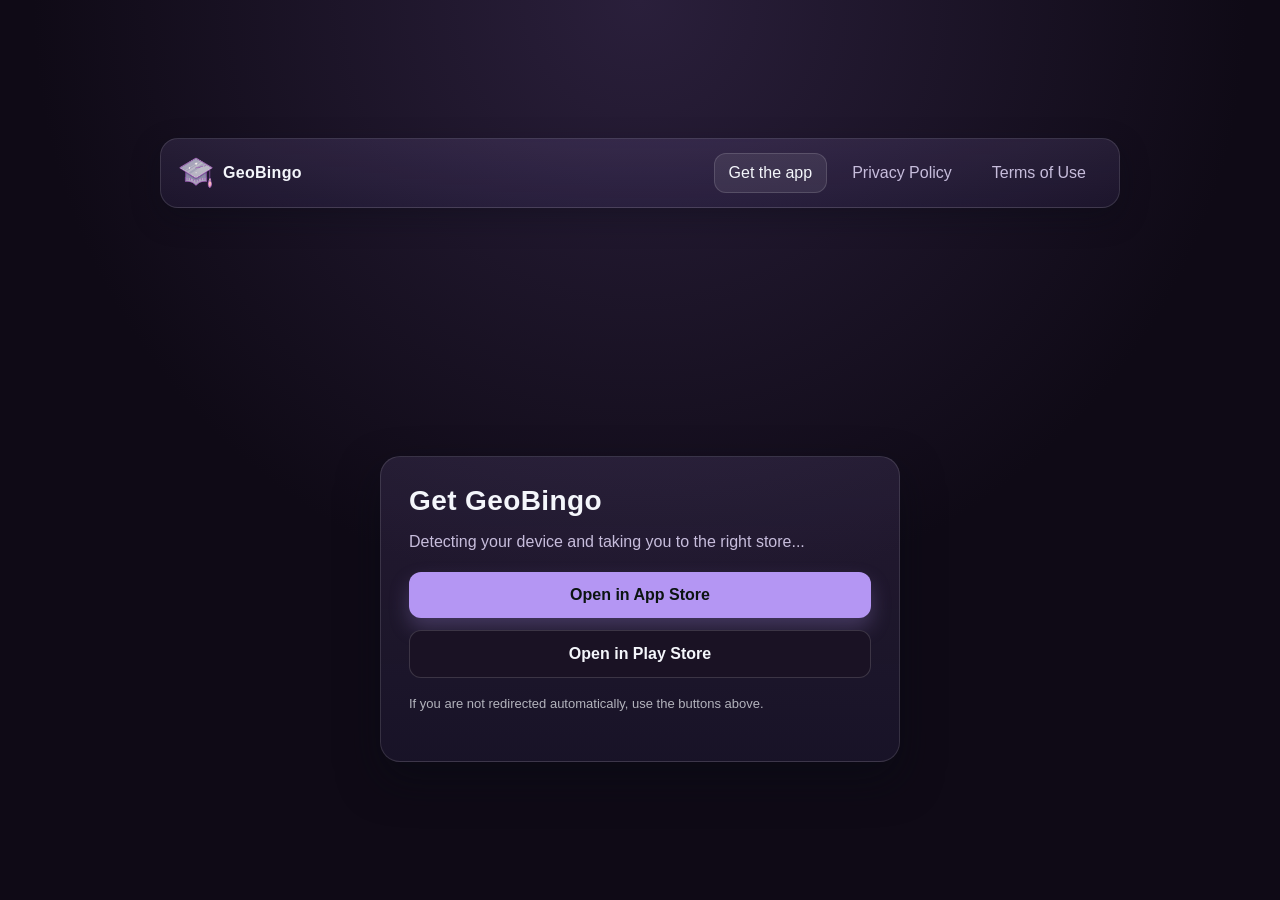
<file: index.html>
﻿<!doctype html>
<html lang="en">
  <head>
    <meta charset="utf-8" />
    <meta name="viewport" content="width=device-width, initial-scale=1" />
    <title>GeoBingo Download</title>
    <link rel="stylesheet" href="styles.css" />
    <noscript><style>#status { display: none; }</style></noscript>
  </head>
  <body>
    <div class="site-shell center-layout">
      <header class="site-header">
        <a class="brand" href="./">
          <img src="learn2.png" alt="" aria-hidden="true" />
          <span>GeoBingo</span>
        </a>
        <nav class="site-nav" aria-label="Site">
          <a class="active" href="./">Get the app</a>
          <a href="./privacy-policy/">Privacy Policy</a>
          <a href="./terms/">Terms of Use</a>
        </nav>
      </header>
      <main class="hero-card">
        <h1>Get GeoBingo</h1>
        <p id="status">Detecting your device and taking you to the right store...</p>
        <div class="buttons">
          <a class="button primary" id="ios-link" href="https://apps.apple.com/be/app/geobingo/id6758577949">Open in App Store</a>
          <a class="button secondary" id="android-link" href="https://play.google.com/store/apps/details?id=com.wardvereecken.geobingo&utm_source=ig&utm_medium=social&utm_content=link_in_bio&fbclid=PAZXh0bgNhZW0CMTEAc3J0YwZhcHBfaWQMMjU2MjgxMDQwNTU4AAGnYL5eYz3vpwM3P0OPFIVzLTh9uEOQ0ifheIGUY7NhwIULelf2LS_MgAE2ZRY_aem_77sHbtjOzA5CTtj7IbKzzg">Open in Play Store</a>
        </div>
        <p class="hint">If you are not redirected automatically, use the buttons above.</p>
      </main>
    </div>
    <script>
      (function () {
        var iosUrl = "https://apps.apple.com/be/app/geobingo/id6758577949";
        var androidUrl = "https://play.google.com/store/apps/details?id=com.wardvereecken.geobingo&utm_source=ig&utm_medium=social&utm_content=link_in_bio&fbclid=PAZXh0bgNhZW0CMTEAc3J0YwZhcHBfaWQMMjU2MjgxMDQwNTU4AAGnYL5eYz3vpwM3P0OPFIVzLTh9uEOQ0ifheIGUY7NhwIULelf2LS_MgAE2ZRY_aem_77sHbtjOzA5CTtj7IbKzzg";
        var ua = navigator.userAgent || navigator.vendor || window.opera || "";
        var isAndroid = /android/i.test(ua);
        var isiOS = /iPad|iPhone|iPod/.test(ua) || (navigator.platform === "MacIntel" && navigator.maxTouchPoints > 1);
        if (isAndroid) { window.location.replace(androidUrl); return; }
        if (isiOS) { window.location.replace(iosUrl); }
      })();
    </script>
  </body>
</html>
</file>
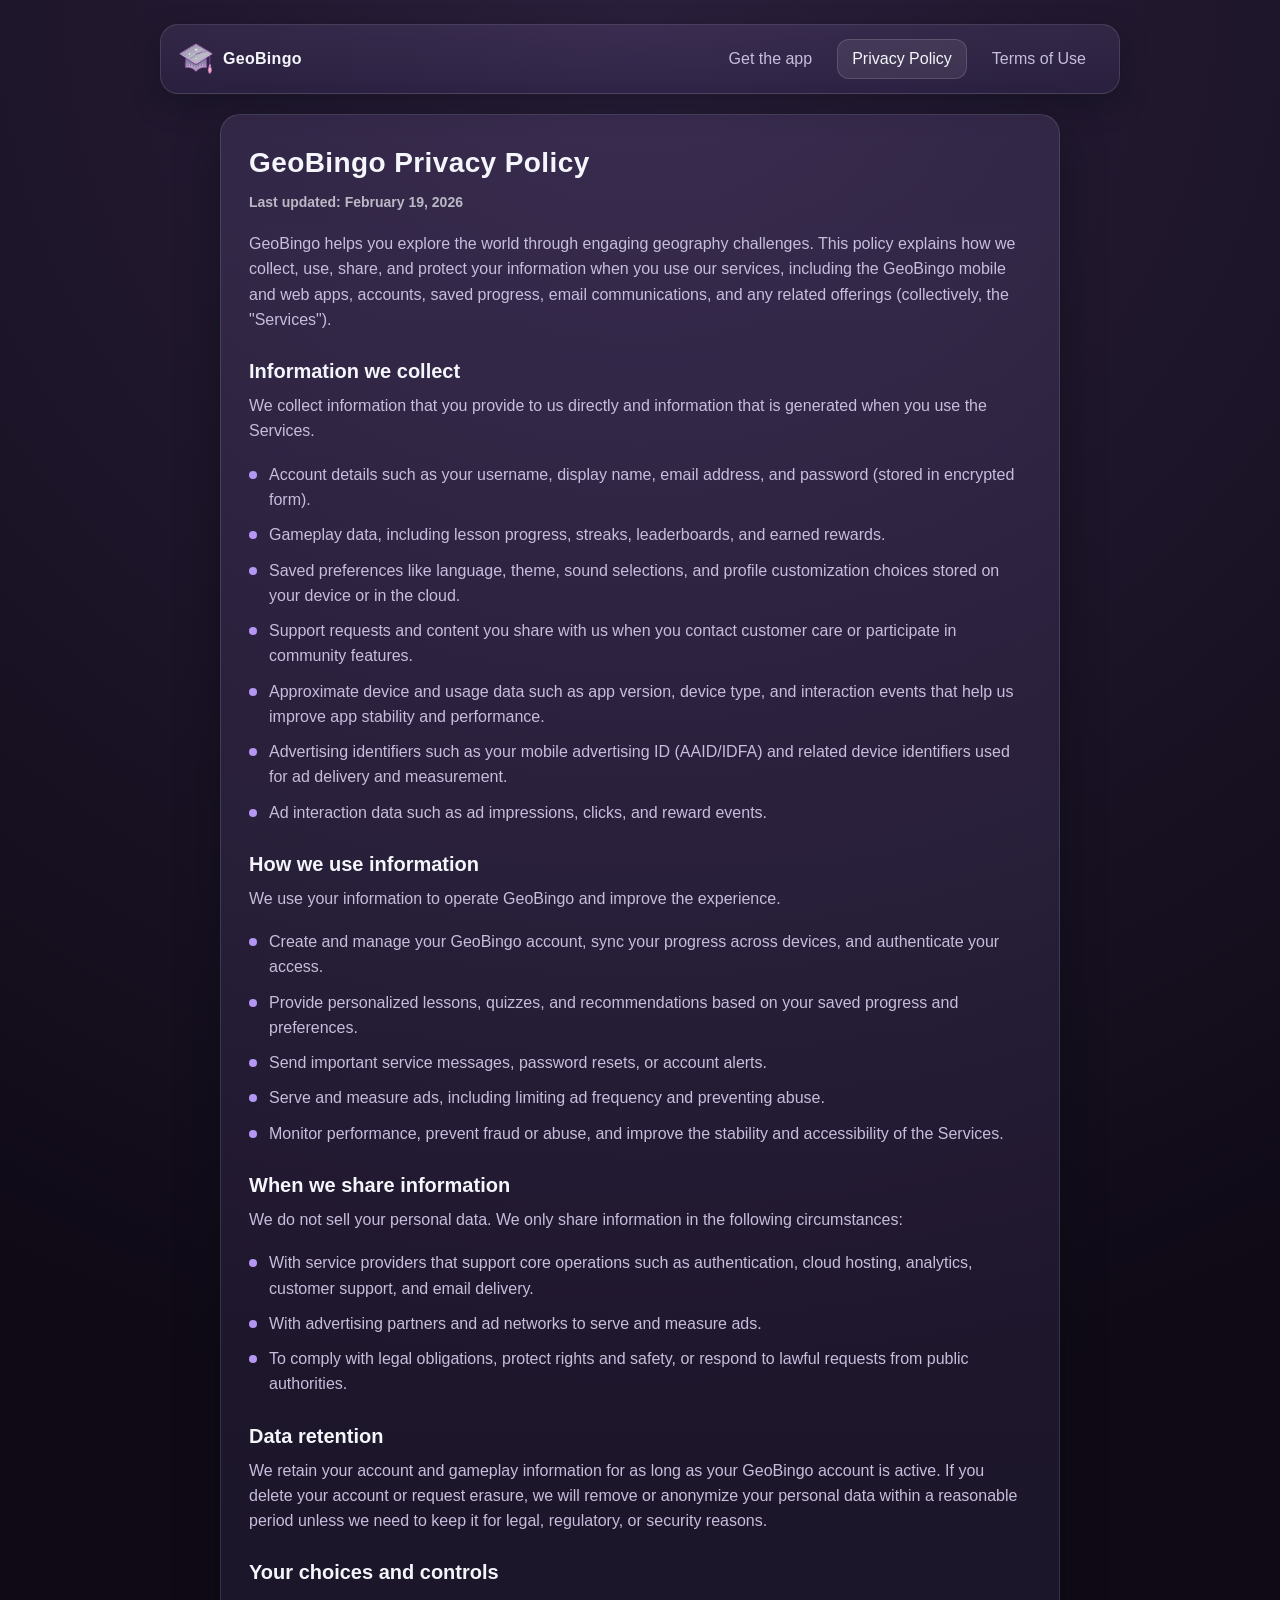
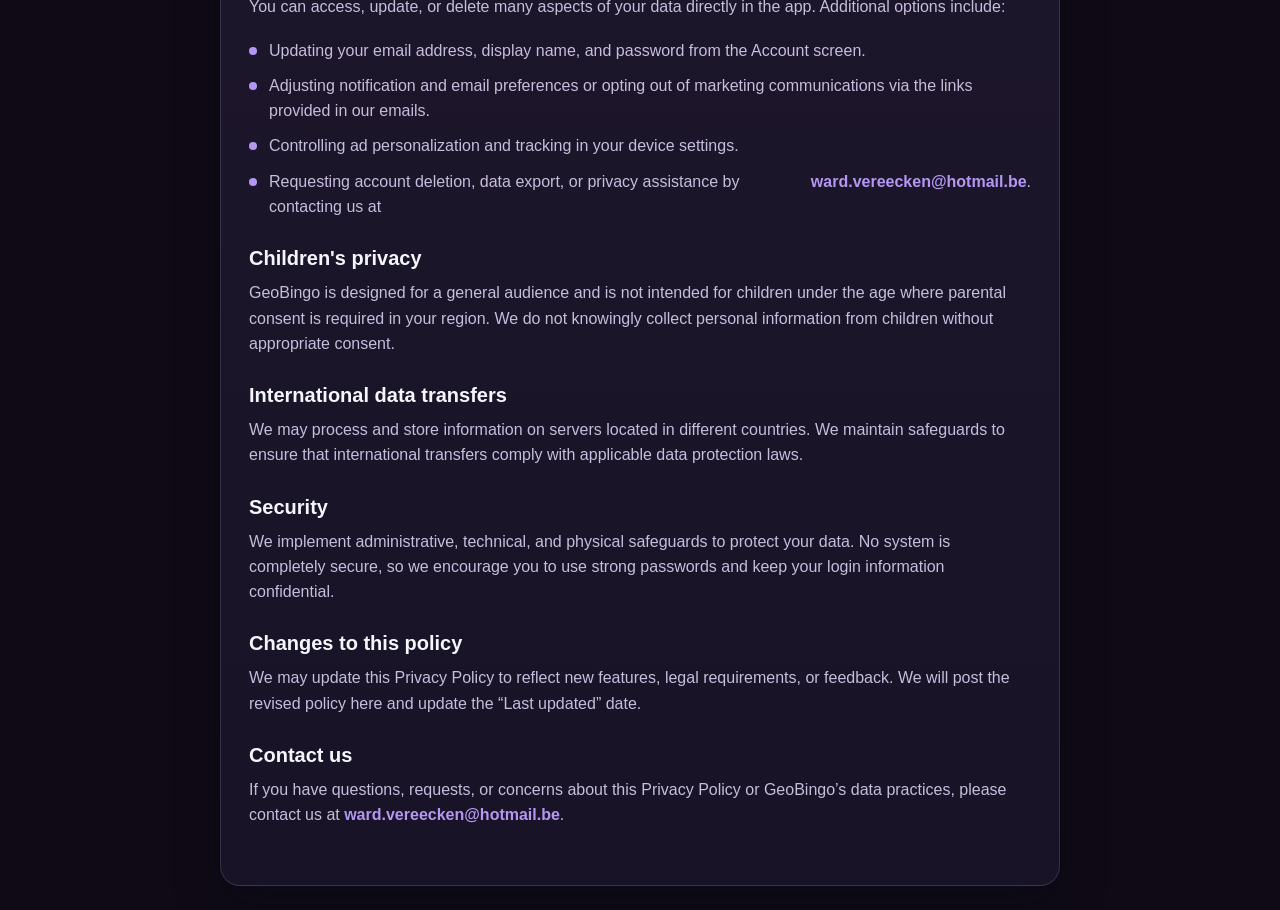
<file: privacy-policy/index.html>
﻿<!DOCTYPE html>
<html lang="en">
<head>
  <meta charset="UTF-8" />
  <meta name="viewport" content="width=device-width, initial-scale=1" />
  <title>GeoBingo Privacy Policy</title>
  <link rel="stylesheet" href="../styles.css" />
</head>
<body>
  <div class="site-shell">
    <header class="site-header">
      <a class="brand" href="../">
        <img src="../learn2.png" alt="" aria-hidden="true" />
        <span>GeoBingo</span>
      </a>
      <nav class="site-nav" aria-label="Site">
        <a href="../">Get the app</a>
        <a class="active" href="./">Privacy Policy</a>
        <a href="../terms/">Terms of Use</a>
      </nav>
    </header>
    <main class="content-wrap">
      <article class="content-card">
        <h1>GeoBingo Privacy Policy</h1>
        <p class="updated">Last updated: February 19, 2026</p>
        <p>GeoBingo helps you explore the world through engaging geography challenges. This policy explains how we collect, use, share, and protect your information when you use our services, including the GeoBingo mobile and web apps, accounts, saved progress, email communications, and any related offerings (collectively, the "Services").</p>
        <section><h2>Information we collect</h2><p>We collect information that you provide to us directly and information that is generated when you use the Services.</p><ul><li>Account details such as your username, display name, email address, and password (stored in encrypted form).</li><li>Gameplay data, including lesson progress, streaks, leaderboards, and earned rewards.</li><li>Saved preferences like language, theme, sound selections, and profile customization choices stored on your device or in the cloud.</li><li>Support requests and content you share with us when you contact customer care or participate in community features.</li><li>Approximate device and usage data such as app version, device type, and interaction events that help us improve app stability and performance.</li><li>Advertising identifiers such as your mobile advertising ID (AAID/IDFA) and related device identifiers used for ad delivery and measurement.</li><li>Ad interaction data such as ad impressions, clicks, and reward events.</li></ul></section>
        <section><h2>How we use information</h2><p>We use your information to operate GeoBingo and improve the experience.</p><ul><li>Create and manage your GeoBingo account, sync your progress across devices, and authenticate your access.</li><li>Provide personalized lessons, quizzes, and recommendations based on your saved progress and preferences.</li><li>Send important service messages, password resets, or account alerts.</li><li>Serve and measure ads, including limiting ad frequency and preventing abuse.</li><li>Monitor performance, prevent fraud or abuse, and improve the stability and accessibility of the Services.</li></ul></section>
        <section><h2>When we share information</h2><p>We do not sell your personal data. We only share information in the following circumstances:</p><ul><li>With service providers that support core operations such as authentication, cloud hosting, analytics, customer support, and email delivery.</li><li>With advertising partners and ad networks to serve and measure ads.</li><li>To comply with legal obligations, protect rights and safety, or respond to lawful requests from public authorities.</li></ul></section>
        <section><h2>Data retention</h2><p>We retain your account and gameplay information for as long as your GeoBingo account is active. If you delete your account or request erasure, we will remove or anonymize your personal data within a reasonable period unless we need to keep it for legal, regulatory, or security reasons.</p></section>
        <section><h2>Your choices and controls</h2><p>You can access, update, or delete many aspects of your data directly in the app. Additional options include:</p><ul><li>Updating your email address, display name, and password from the Account screen.</li><li>Adjusting notification and email preferences or opting out of marketing communications via the links provided in our emails.</li><li>Controlling ad personalization and tracking in your device settings.</li><li>Requesting account deletion, data export, or privacy assistance by contacting us at <a class="text-link" href="mailto:ward.vereecken@hotmail.be">ward.vereecken@hotmail.be</a>.</li></ul></section>
        <section><h2>Children's privacy</h2><p>GeoBingo is designed for a general audience and is not intended for children under the age where parental consent is required in your region. We do not knowingly collect personal information from children without appropriate consent.</p></section>
        <section><h2>International data transfers</h2><p>We may process and store information on servers located in different countries. We maintain safeguards to ensure that international transfers comply with applicable data protection laws.</p></section>
        <section><h2>Security</h2><p>We implement administrative, technical, and physical safeguards to protect your data. No system is completely secure, so we encourage you to use strong passwords and keep your login information confidential.</p></section>
        <section><h2>Changes to this policy</h2><p>We may update this Privacy Policy to reflect new features, legal requirements, or feedback. We will post the revised policy here and update the “Last updated” date.</p></section>
        <section><h2>Contact us</h2><p>If you have questions, requests, or concerns about this Privacy Policy or GeoBingo’s data practices, please contact us at <a class="text-link" href="mailto:ward.vereecken@hotmail.be">ward.vereecken@hotmail.be</a>.</p></section>
      </article>
    </main>
  </div>
</body>
</html>
</file>
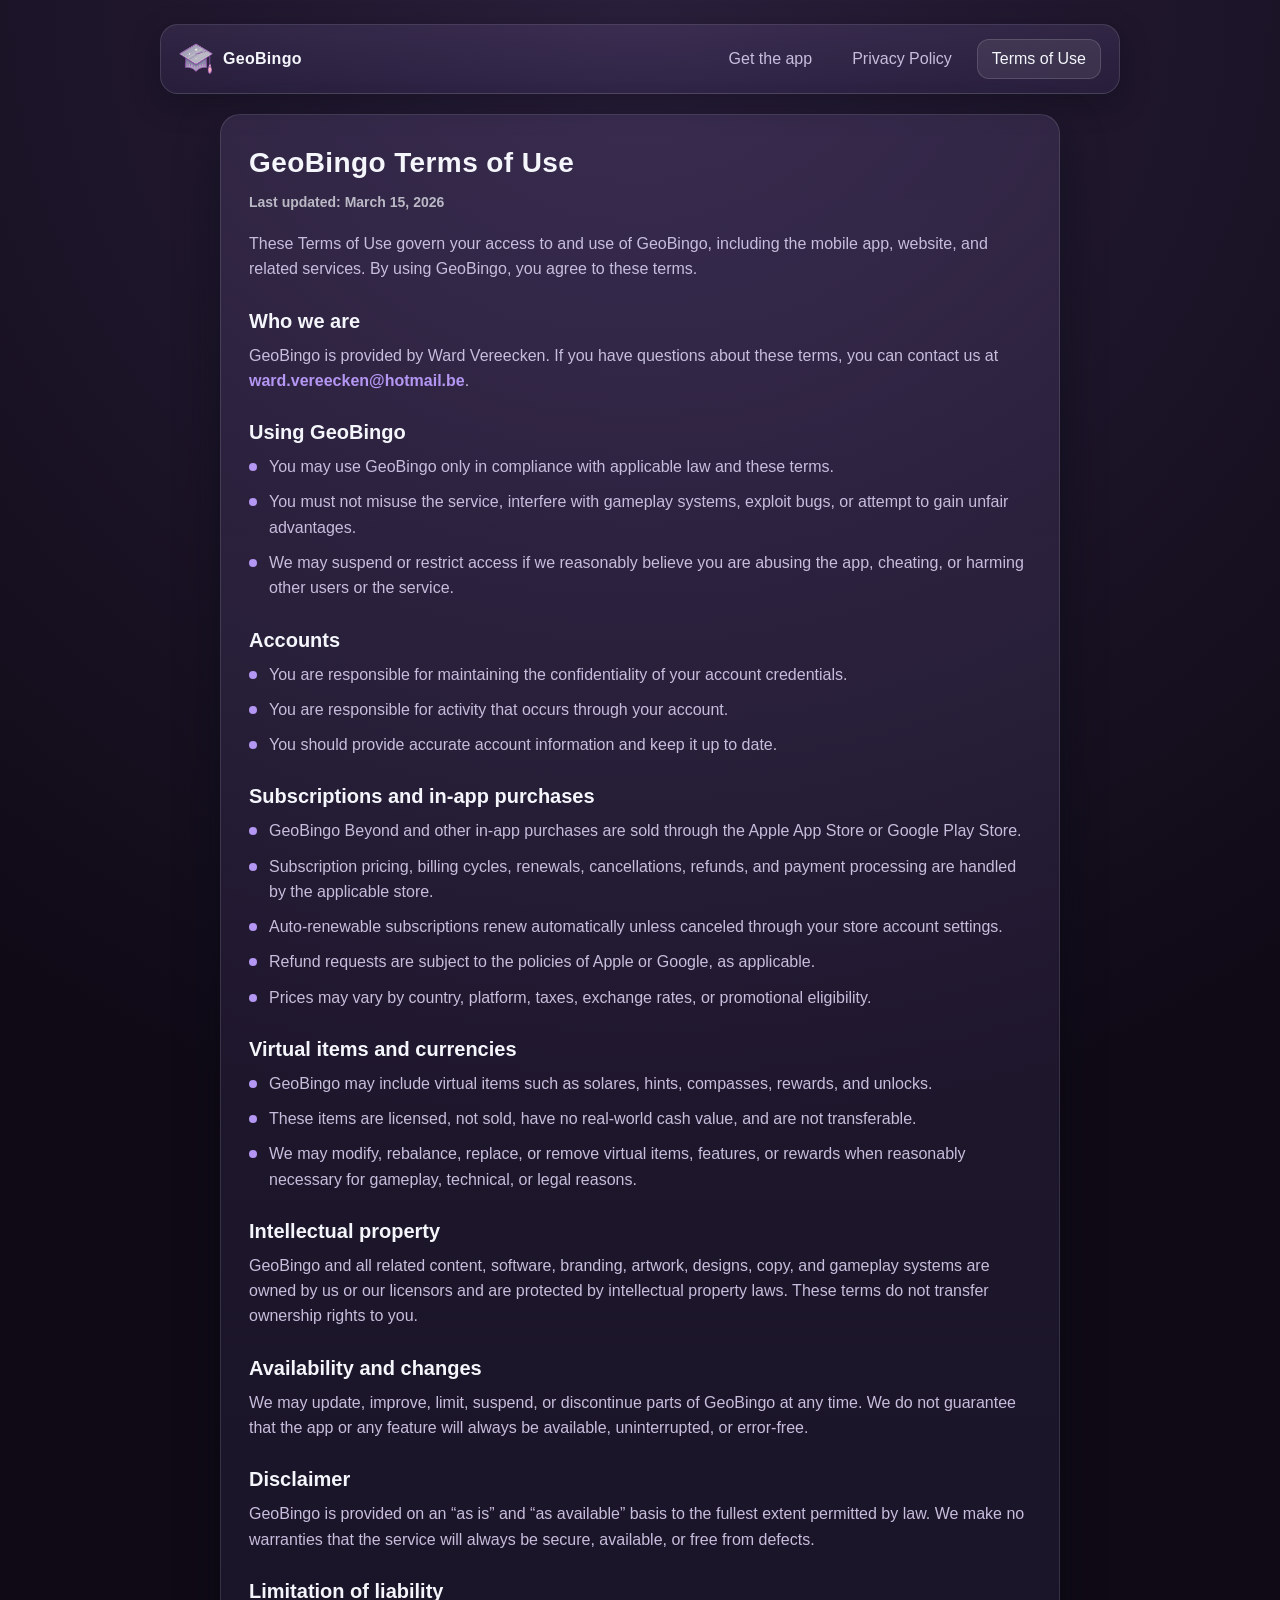
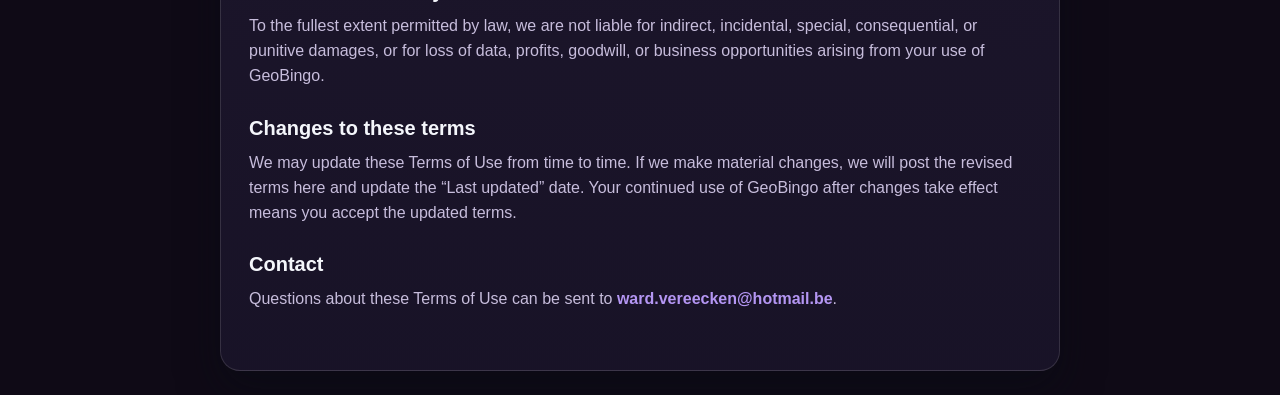
<file: terms/index.html>
﻿<!DOCTYPE html>
<html lang="en">
<head>
  <meta charset="UTF-8" />
  <meta name="viewport" content="width=device-width, initial-scale=1" />
  <title>GeoBingo Terms of Use</title>
  <link rel="stylesheet" href="../styles.css" />
</head>
<body>
  <div class="site-shell">
    <header class="site-header">
      <a class="brand" href="../">
        <img src="../learn2.png" alt="" aria-hidden="true" />
        <span>GeoBingo</span>
      </a>
      <nav class="site-nav" aria-label="Site">
        <a href="../">Get the app</a>
        <a href="../privacy-policy/">Privacy Policy</a>
        <a class="active" href="./">Terms of Use</a>
      </nav>
    </header>
    <main class="content-wrap">
      <article class="content-card">
        <h1>GeoBingo Terms of Use</h1>
        <p class="updated">Last updated: March 15, 2026</p>
        <p>These Terms of Use govern your access to and use of GeoBingo, including the mobile app, website, and related services. By using GeoBingo, you agree to these terms.</p>
        <section><h2>Who we are</h2><p>GeoBingo is provided by Ward Vereecken. If you have questions about these terms, you can contact us at <a class="text-link" href="mailto:ward.vereecken@hotmail.be">ward.vereecken@hotmail.be</a>.</p></section>
        <section><h2>Using GeoBingo</h2><ul><li>You may use GeoBingo only in compliance with applicable law and these terms.</li><li>You must not misuse the service, interfere with gameplay systems, exploit bugs, or attempt to gain unfair advantages.</li><li>We may suspend or restrict access if we reasonably believe you are abusing the app, cheating, or harming other users or the service.</li></ul></section>
        <section><h2>Accounts</h2><ul><li>You are responsible for maintaining the confidentiality of your account credentials.</li><li>You are responsible for activity that occurs through your account.</li><li>You should provide accurate account information and keep it up to date.</li></ul></section>
        <section><h2>Subscriptions and in-app purchases</h2><ul><li>GeoBingo Beyond and other in-app purchases are sold through the Apple App Store or Google Play Store.</li><li>Subscription pricing, billing cycles, renewals, cancellations, refunds, and payment processing are handled by the applicable store.</li><li>Auto-renewable subscriptions renew automatically unless canceled through your store account settings.</li><li>Refund requests are subject to the policies of Apple or Google, as applicable.</li><li>Prices may vary by country, platform, taxes, exchange rates, or promotional eligibility.</li></ul></section>
        <section><h2>Virtual items and currencies</h2><ul><li>GeoBingo may include virtual items such as solares, hints, compasses, rewards, and unlocks.</li><li>These items are licensed, not sold, have no real-world cash value, and are not transferable.</li><li>We may modify, rebalance, replace, or remove virtual items, features, or rewards when reasonably necessary for gameplay, technical, or legal reasons.</li></ul></section>
        <section><h2>Intellectual property</h2><p>GeoBingo and all related content, software, branding, artwork, designs, copy, and gameplay systems are owned by us or our licensors and are protected by intellectual property laws. These terms do not transfer ownership rights to you.</p></section>
        <section><h2>Availability and changes</h2><p>We may update, improve, limit, suspend, or discontinue parts of GeoBingo at any time. We do not guarantee that the app or any feature will always be available, uninterrupted, or error-free.</p></section>
        <section><h2>Disclaimer</h2><p>GeoBingo is provided on an “as is” and “as available” basis to the fullest extent permitted by law. We make no warranties that the service will always be secure, available, or free from defects.</p></section>
        <section><h2>Limitation of liability</h2><p>To the fullest extent permitted by law, we are not liable for indirect, incidental, special, consequential, or punitive damages, or for loss of data, profits, goodwill, or business opportunities arising from your use of GeoBingo.</p></section>
        <section><h2>Changes to these terms</h2><p>We may update these Terms of Use from time to time. If we make material changes, we will post the revised terms here and update the “Last updated” date. Your continued use of GeoBingo after changes take effect means you accept the updated terms.</p></section>
        <section><h2>Contact</h2><p>Questions about these Terms of Use can be sent to <a class="text-link" href="mailto:ward.vereecken@hotmail.be">ward.vereecken@hotmail.be</a>.</p></section>
      </article>
    </main>
  </div>
</body>
</html>
</file>
<file: styles.css>
﻿:root {
  color-scheme: light;
  --bg: #0f0a16;
  --bg-accent: #1a1224;
  --surface: rgba(180, 150, 243, 0.12);
  --surface-2: rgba(143, 124, 244, 0.08);
  --text: #f4f6fb;
  --muted: #c7bddc;
  --accent: #b496f3;
  --border: rgba(255, 255, 255, 0.12);
  --card-shadow: 0 18px 40px rgba(8, 12, 20, 0.5);
}
* { box-sizing: border-box; }
html { background: radial-gradient(circle at top, #2a1f3b 0%, var(--bg) 55%); }
body {
  margin: 0;
  min-height: 100vh;
  font-family: "Trebuchet MS", "Segoe UI", Tahoma, sans-serif;
  background: radial-gradient(circle at top, #2a1f3b 0%, var(--bg) 55%);
  color: var(--text);
}
a { color: inherit; }
.site-shell { min-height: 100vh; padding: 24px; }
.site-header {
  width: 100%;
  max-width: 960px;
  margin: 0 auto 20px;
  display: flex;
  align-items: center;
  justify-content: space-between;
  gap: 16px;
  padding: 14px 18px;
  border: 1px solid var(--border);
  border-radius: 18px;
  background: linear-gradient(180deg, rgba(180,150,243,0.12), rgba(143,124,244,0.08));
  box-shadow: 0 10px 28px rgba(8, 12, 20, 0.34);
}
.brand {
  display: inline-flex;
  align-items: center;
  gap: 10px;
  text-decoration: none;
  font-weight: 700;
  letter-spacing: 0.3px;
}
.brand img { width: 34px; height: 34px; object-fit: contain; }
.site-nav { display: flex; align-items: center; gap: 10px; flex-wrap: wrap; }
.site-nav a {
  text-decoration: none;
  color: var(--muted);
  padding: 10px 14px;
  border-radius: 12px;
  border: 1px solid transparent;
  transition: background 0.15s ease, color 0.15s ease, border-color 0.15s ease;
}
.site-nav a:hover, .site-nav a.active {
  color: var(--text);
  background: rgba(255,255,255,0.08);
  border-color: rgba(255,255,255,0.14);
}
.center-layout { display: grid; place-items: center; }
.hero-card, .content-card {
  width: 100%;
  border: 1px solid var(--border);
  border-radius: 20px;
  background: linear-gradient(180deg, var(--surface), var(--surface-2));
  box-shadow: var(--card-shadow);
}
.hero-card { max-width: 520px; padding: 28px; }
.content-wrap { width: 100%; max-width: 840px; margin: 0 auto; }
.content-card { padding: 32px 28px 40px; }
h1 { margin: 0 0 12px; font-size: 28px; letter-spacing: 0.4px; }
h2 { margin: 28px 0 10px; font-size: 20px; }
p { margin: 0 0 18px; color: var(--muted); line-height: 1.58; }
.updated { color: rgba(244,246,251,0.7); font-size: 14px; font-weight: 600; }
.buttons { display: grid; gap: 12px; margin-top: 8px; }
a.button {
  display: inline-flex;
  align-items: center;
  justify-content: center;
  padding: 14px 18px;
  border-radius: 12px;
  text-decoration: none;
  font-weight: 600;
  transition: transform 0.15s ease, box-shadow 0.15s ease;
}
a.button.primary { background: var(--accent); color: #0b1411; box-shadow: 0 10px 20px rgba(180,150,243,0.25); }
a.button.secondary { background: var(--bg-accent); color: var(--text); border: 1px solid rgba(255,255,255,0.15); }
a.button:hover { transform: translateY(-1px); }
.hint { margin-top: 16px; font-size: 13px; color: rgba(244,246,251,0.7); }
ul { list-style: none; padding-left: 0; margin: 0 0 18px; }
li { display: flex; margin-bottom: 10px; color: var(--muted); line-height: 1.58; }
li::before {
  content: "";
  width: 8px;
  height: 8px;
  background: var(--accent);
  border-radius: 50%;
  margin-top: 9px;
  margin-right: 12px;
  flex-shrink: 0;
}
.text-link { color: var(--accent); font-weight: 600; text-decoration: none; }
.text-link:hover { text-decoration: underline; }
@media (max-width: 640px) {
  .site-shell { padding: 16px; }
  .site-header { flex-direction: column; align-items: stretch; }
  .site-nav { justify-content: stretch; }
  .site-nav a { flex: 1 1 100%; text-align: center; }
  .hero-card, .content-card { padding: 22px 18px 28px; }
}
</file>
